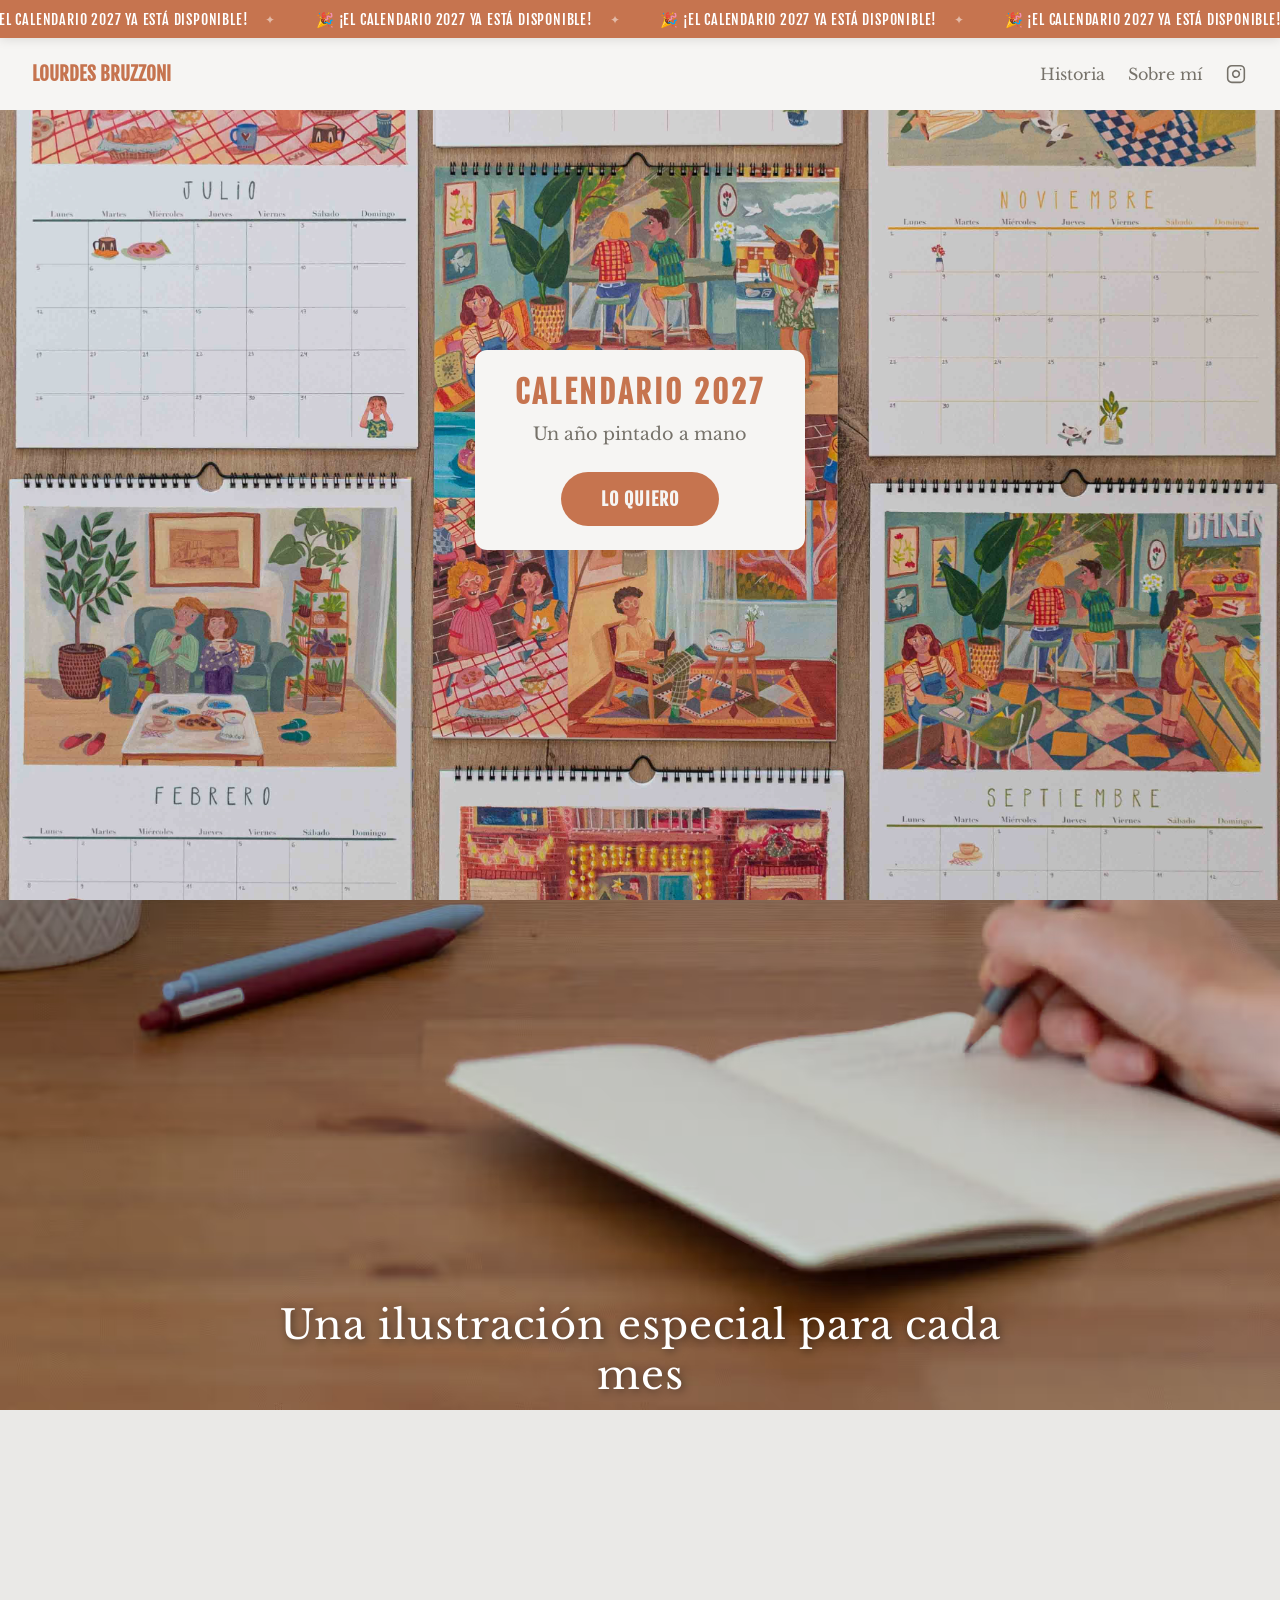
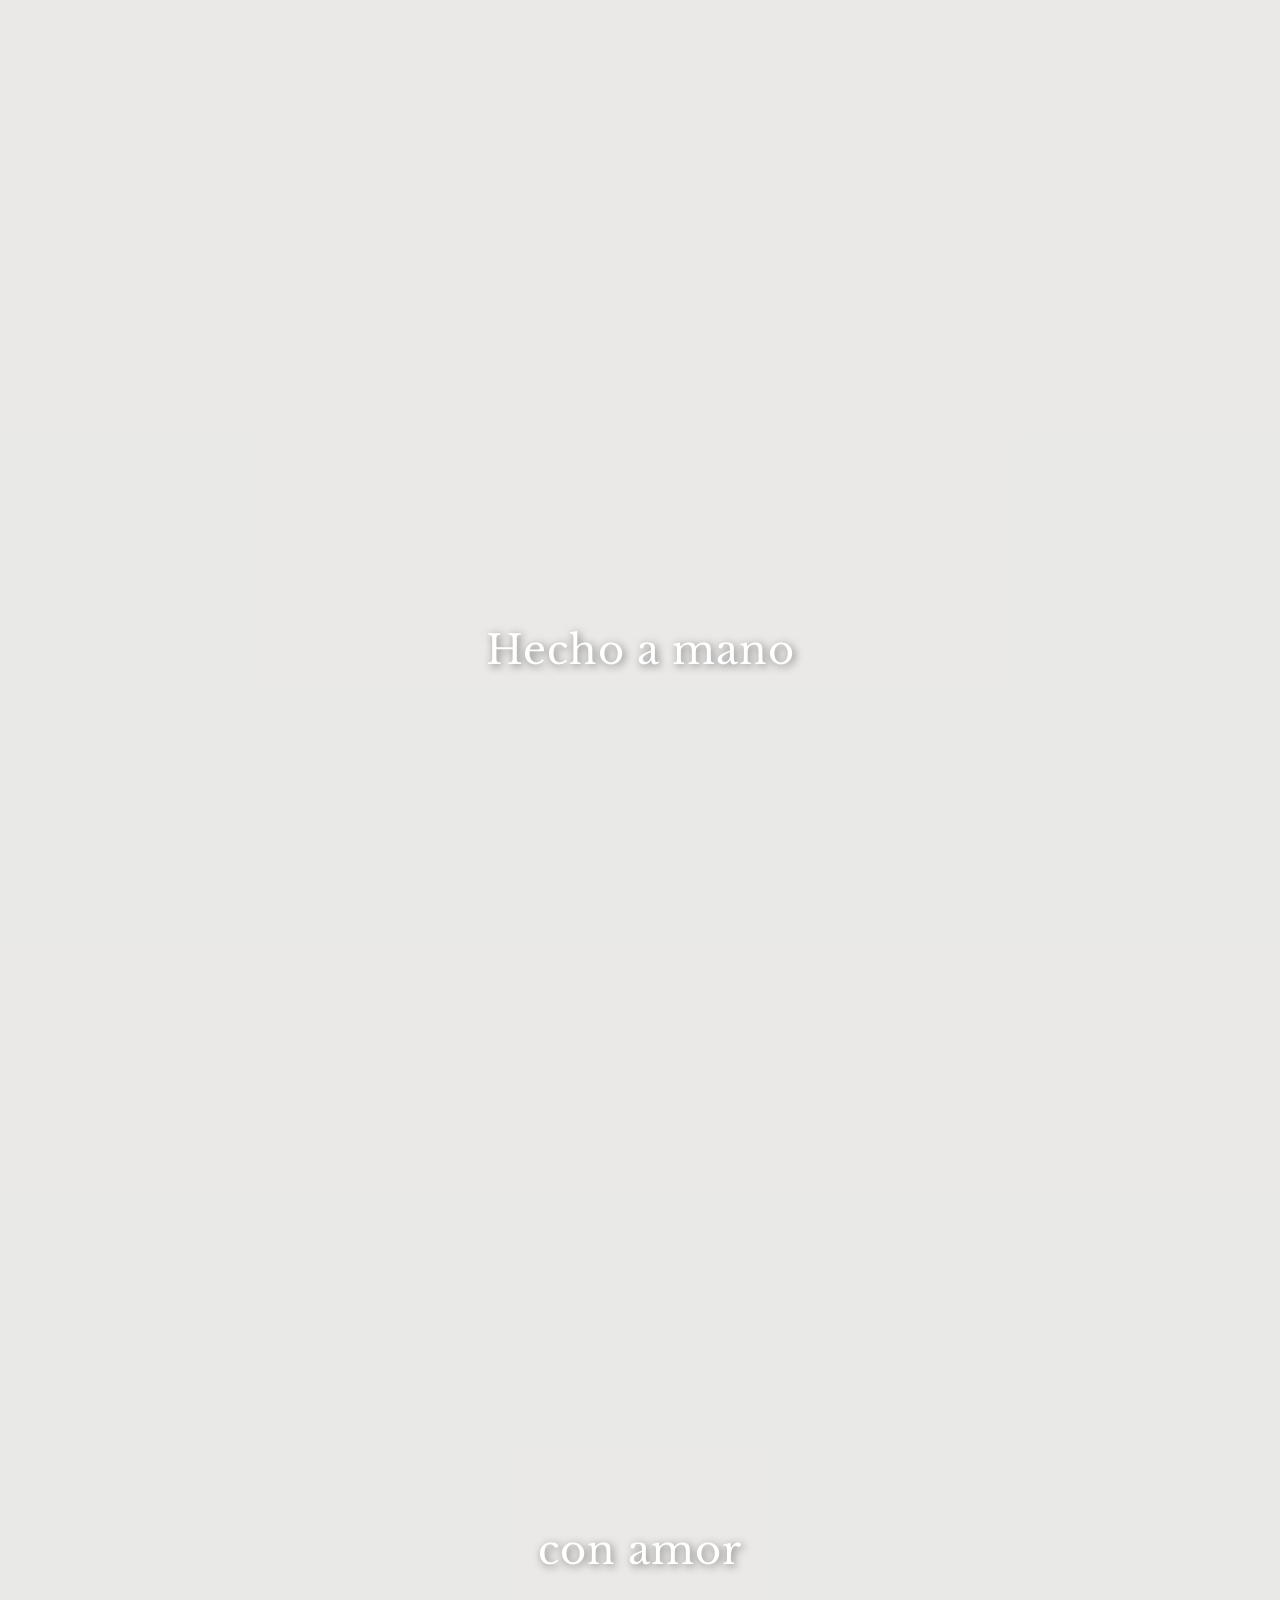
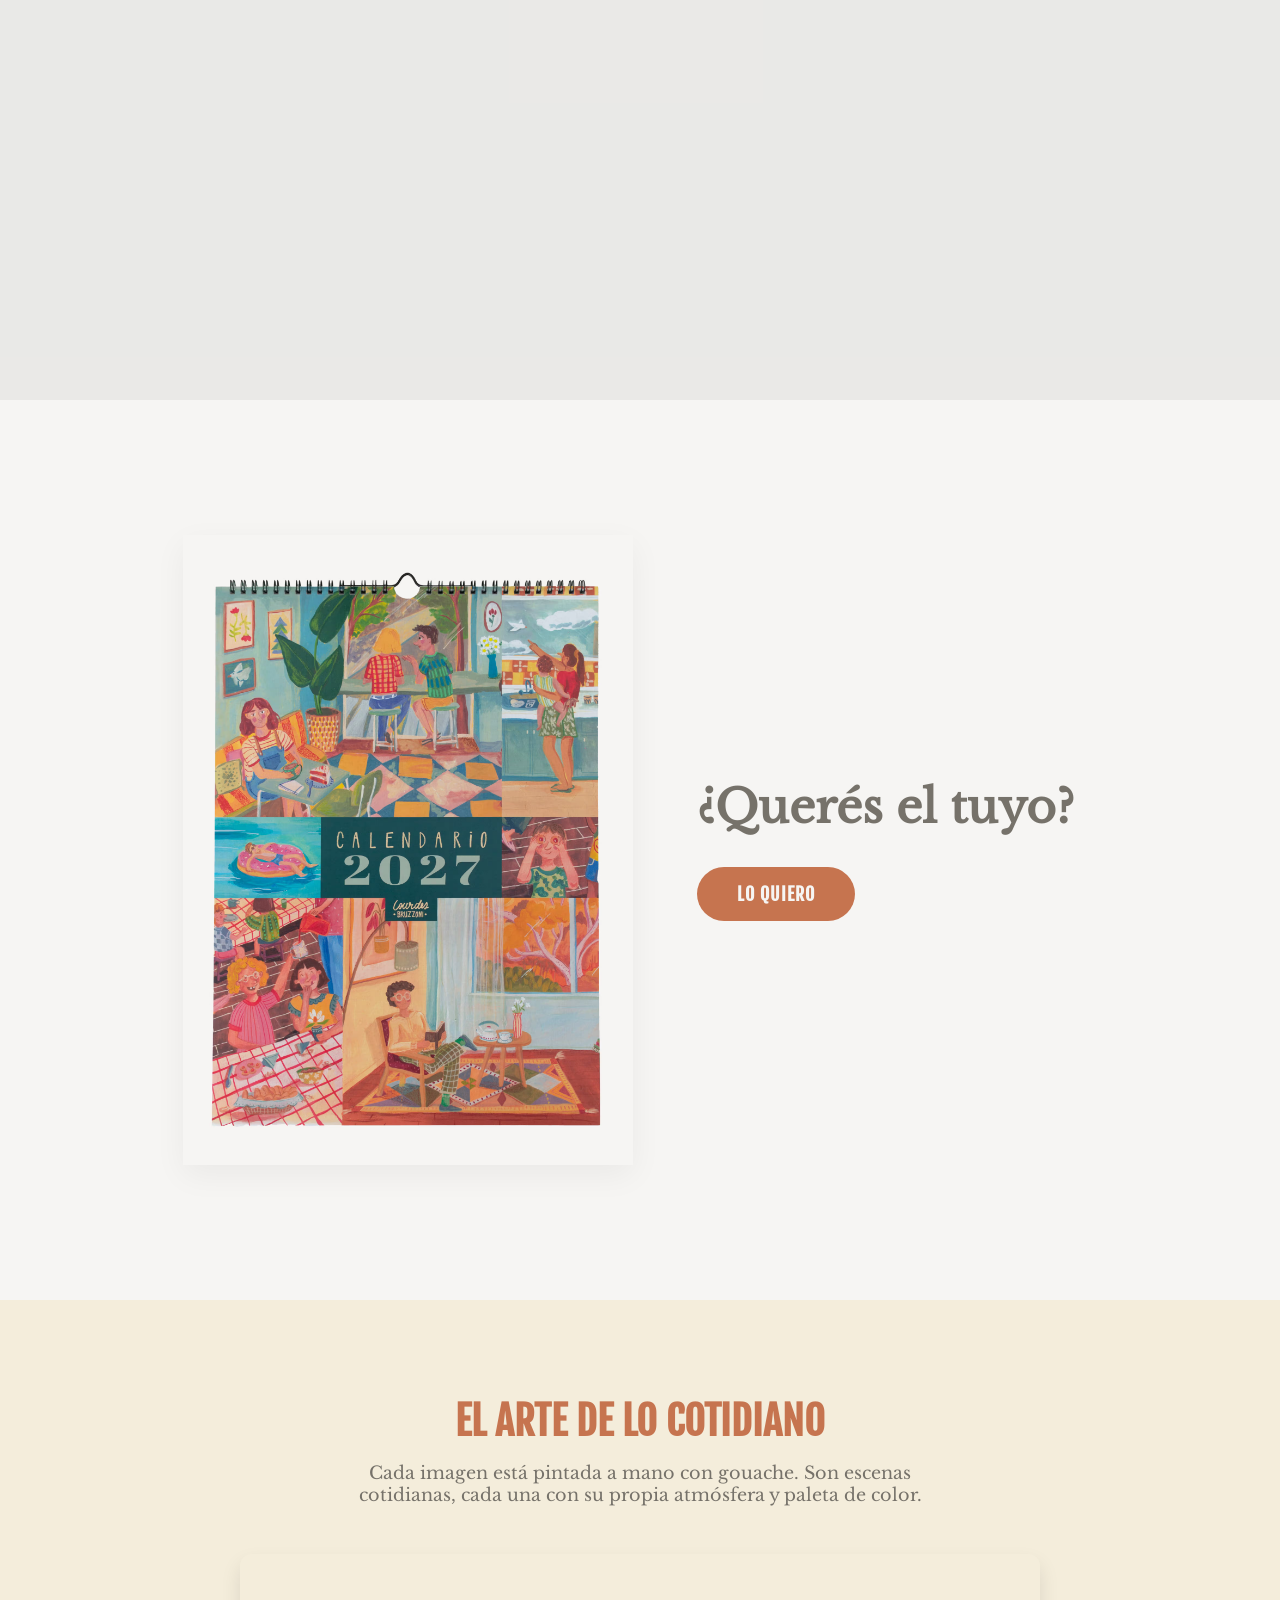
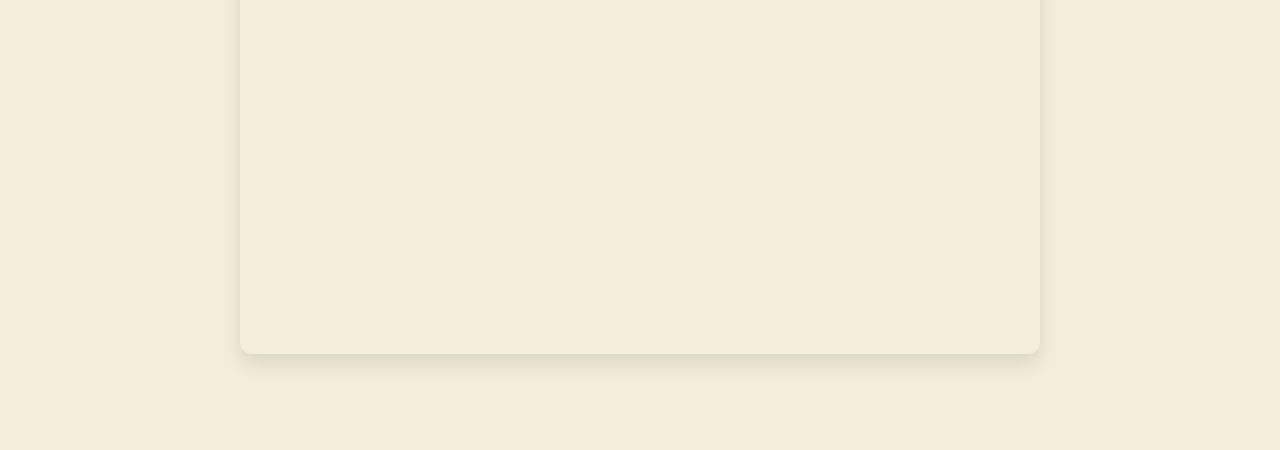
<file: index.html>
<!DOCTYPE html>
<html lang="es">
<head>
    <meta charset="UTF-8">
    <meta name="viewport" content="width=device-width, initial-scale=1.0">
    <title>Lourdes Bruzzoni | Calendarios Ilustrados 2027</title>
    <meta name="description" content="Calendario 2027 ilustrado a mano por Lourdes Bruzzoni. Papelería de diseño con envíos disponibles a España y Argentina.">
    <link rel="canonical" href="https://lourdesbruzzoni.com/">

    <!-- Open Graph -->
    <meta property="og:type" content="website">
    <meta property="og:locale" content="es_ES">
    <meta property="og:url" content="https://lourdesbruzzoni.com/">
    <meta property="og:title" content="Lourdes Bruzzoni | Calendarios Ilustrados 2027">
    <meta property="og:description" content="Calendario 2027 ilustrado a mano por Lourdes Bruzzoni. Papelería de diseño con envíos disponibles a España y Argentina.">
    <meta property="og:image" content="https://lourdesbruzzoni.com/public/images/og_portada.jpg">

    <!-- Twitter Card -->
    <meta name="twitter:card" content="summary_large_image">
    <meta name="twitter:title" content="Lourdes Bruzzoni | Calendarios Ilustrados 2027">
    <meta name="twitter:description" content="Calendario 2027 ilustrado a mano por Lourdes Bruzzoni. Papelería de diseño con envíos disponibles a España y Argentina.">
    <meta name="twitter:image" content="https://lourdesbruzzoni.com/public/images/og_portada.jpg">

    <link rel="preconnect" href="https://fonts.googleapis.com">
    <link rel="preconnect" href="https://fonts.gstatic.com" crossorigin>
    
    <link rel="stylesheet" href="stylesheets/style.css?v=1.3">
    <style>
        /* Top Announcement Bar / Marquee Loop Continuo */
        .countdown-topbar {
            position: fixed;
            top: 0;
            left: 0;
            width: 100%;
            height: 38px;
            background-color: var(--color-terracota, #c6744f);
            color: #ffffff;
            font-family: 'Fjalla One', sans-serif;
            font-size: 0.9rem;
            letter-spacing: 0.8px;
            display: flex;
            align-items: center;
            overflow: hidden;
            z-index: 1100;
            box-shadow: 0 2px 10px rgba(0,0,0,0.1);
            white-space: nowrap;
            user-select: none;
        }
        .topbar-marquee-track {
            display: inline-flex;
            white-space: nowrap;
            will-change: transform;
            animation: topbar-marquee 32s linear infinite;
        }
        @keyframes topbar-marquee {
            0% {
                transform: translate3d(0, 0, 0);
            }
            100% {
                transform: translate3d(-50%, 0, 0);
            }
        }
        .marquee-item {
            display: inline-flex;
            align-items: center;
            gap: 0.65rem;
            padding: 0 1.25rem;
        }
        .countdown-topbar .topbar-digits {
            background: rgba(0, 0, 0, 0.18);
            padding: 0.12rem 0.55rem;
            border-radius: 4px;
            letter-spacing: 1.2px;
            font-variant-numeric: tabular-nums;
            border: 1px solid rgba(255, 255, 255, 0.25);
            font-size: 0.85rem;
            display: inline-block;
        }
        .marquee-sep {
            opacity: 0.5;
            font-size: 0.75rem;
            margin-left: 0.4rem;
        }
        body.has-topbar .navbar {
            top: 38px;
            transition: top 0.2s ease;
        }
        @media (max-width: 768px) {
            .countdown-topbar {
                font-size: 0.82rem;
                height: 36px;
            }
            body.has-topbar .navbar {
                top: 36px;
            }
            .countdown-topbar .topbar-digits {
                padding: 0.1rem 0.45rem;
                font-size: 0.8rem;
            }
            .marquee-item {
                padding: 0 0.9rem;
                gap: 0.5rem;
            }
        }
    </style>
<link rel="icon" type="image/png" href="public/images/loguito/pava.png">
    <!-- Schema.org JSON-LD -->
    <script type="application/ld+json">
    {
      "@context": "https://schema.org",
      "@graph": [
        {
          "@type": "WebSite",
          "@id": "https://lourdesbruzzoni.com/#website",
          "url": "https://lourdesbruzzoni.com/",
          "name": "Lourdes Bruzzoni",
          "description": "Calendarios ilustrados y papelería de diseño por Lourdes Bruzzoni.",
          "inLanguage": "es"
        },
        {
          "@type": "Person",
          "@id": "https://lourdesbruzzoni.com/#author",
          "name": "Lourdes Bruzzoni",
          "url": "https://lourdesbruzzoni.com/sobre_mi.html",
          "image": "https://lourdesbruzzoni.com/public/images/sobre_mi.avif",
          "jobTitle": "Ilustradora y Diseñadora",
          "description": "Ilustradora argentina residente en Barcelona. Especializada en papelería artística y diseño textil.",
          "sameAs": [
            "https://www.instagram.com/loubruzzoni"
          ]
        },
        {
          "@type": "Product",
          "@id": "https://lourdesbruzzoni.com/#product",
          "name": "Calendario 2027",
          "image": "https://lourdesbruzzoni.com/public/images/og_portada.jpg",
          "description": "Calendario 2027 ilustrado a mano por Lourdes Bruzzoni. Papelería de diseño con envíos disponibles a España y Argentina.",
          "brand": {
            "@type": "Brand",
            "name": "Lourdes Bruzzoni"
          },
          "offers": {
            "@type": "Offer",
            "url": "https://lourdesbruzzoni.com/compra.html",
            "priceCurrency": "EUR",
            "price": "24.00",
            "priceValidUntil": "2027-12-31",
            "availability": "https://schema.org/InStock",
            "itemCondition": "https://schema.org/NewCondition"
          }
        }
      ]
    }
    </script>
</head>
<body class="has-topbar">
    <!-- Barra Superior de Cuenta Regresiva -->
    <aside class="countdown-topbar" id="topbarCountdown" aria-label="Aviso de lanzamiento">
        <div class="topbar-marquee-track" id="topbarTrack"></div>
    </aside>
    <!-- Navbar -->
    <header class="navbar" id="navbar">
        <a href="index.html" class="nav-brand">Lourdes Bruzzoni</a>
        <nav class="nav-links">

            <a href="origenes.html" class="nav-link">Historia</a>
            <a href="sobre_mi.html" class="nav-link">Sobre mí</a>
            <a href="https://www.instagram.com/loubruzzoni" target="_blank" rel="noopener noreferrer" class="nav-social" aria-label="Instagram @loubruzzoni" title="Instagram">
                <svg class="nav-social-icon" viewBox="0 0 24 24" fill="none" stroke="currentColor" stroke-width="1.9" stroke-linecap="round" stroke-linejoin="round">
                    <rect x="2" y="2" width="20" height="20" rx="5" ry="5"></rect>
                    <path d="M16 11.37A4 4 0 1 1 12.63 8 4 4 0 0 1 16 11.37z"></path>
                    <line x1="17.5" y1="6.5" x2="17.51" y2="6.5"></line>
                </svg>
            </a>
        </nav>
    </header>

    <!-- Floating Button (Hidden by default) -->
    <div class="floating-container floating-btn" id="floatingBtn">
        <div class="cta-dropdown dropdown-up">
            <a href="https://www.grafica21.com/productos/calendario-2027-lourdes-bruzzoni-1cnec/?entry_path=category" target="_blank" rel="noopener noreferrer">Estoy en Argentina</a>
            <a href="compra.html">Estoy en España</a>
        </div>
        <button class="cta-button" onclick="toggleDropdown(event, this)">Lo quiero</button>
    </div>

    <main class="main-content">
        <!-- Hero Section -->
        <section class="page-section hero-section" id="hero">
            <img src="public/images/portada.avif" alt="Calendarios 2027 ilustrados a mano por Lourdes Bruzzoni" class="background-img cover">
            <div class="hero-content">
                <h1>CALENDARIO 2027</h1>
                <p>Un año pintado a mano</p>
                <div class="cta-wrapper">
                    <button class="cta-button" onclick="toggleDropdown(event, this)">Lo quiero</button>
                    <div class="cta-dropdown">
                        <a href="https://www.grafica21.com/productos/calendario-2027-lourdes-bruzzoni-1cnec/?entry_path=category" target="_blank" rel="noopener noreferrer">Estoy en Argentina</a>
                        <a href="compra.html">Estoy en España</a>
                    </div>
                </div>
            </div>
        </section>

        <!-- Months Sections with Parallax -->
        <section class="parallax-section" style="background-image: url('public/images/escritorio.avif');">
            <div class="parallax-overlay"></div>
            <h2 class="parallax-text">Una ilustración especial para cada mes</h2>
        </section>
        
        <section class="parallax-section" style="background-image: url('public/images/process_1 copia.avif');">
            <div class="parallax-overlay"></div>
            <h2 class="parallax-text">Hecho a mano</h2>
        </section>
        
        <section class="parallax-section" style="background-image: url('public/images/escritorio_febrero.avif');">
            <div class="parallax-overlay"></div>
            <h2 class="parallax-text">con amor</h2>
        </section>     
        
        <!-- Closing Section -->
        <section class="page-section closing-section">
            <div class="closing-container">
                <img src="public/images/portada_sucia.avif" alt="Portada del Calendario 2027, ilustrado por Lourdes Bruzzoni" class="closing-img">
                <div class="closing-content-right">
                    <h2>¿Querés el tuyo?</h2>
                    <div class="cta-wrapper">
                        <button class="cta-button" onclick="toggleDropdown(event, this)">Lo quiero</button>
                        <div class="cta-dropdown">
                            <a href="https://www.grafica21.com/productos/calendario-2027-lourdes-bruzzoni-1cnec/?entry_path=category" target="_blank" rel="noopener noreferrer">Estoy en Argentina</a>
                            <a href="compra.html">Estoy en España</a>
                        </div>
                    </div>
                </div>
            </div>
        </section>
    </main>
   

        <!-- Process Section -->
        <section class="process-section">
            <h2>El Arte de lo Cotidiano</h2>
            <p class="process-desc">Cada imagen está pintada a mano con gouache. Son escenas cotidianas, cada una con su propia atmósfera y paleta de color. </p>

            <video src="public/videos/video.mp4" class="process-video" autoplay muted loop playsinline></video>
        </section>



    <script>

        function proximamente(event) {
            if(event) {
                event.preventDefault();
                event.stopPropagation();
            }
            alert("¡Próximamente! Entérate de las novedades de lanzamiento en mi página de Instagram");
            window.location.href = "https://www.instagram.com/loubruzzoni";
        }

        // Cuenta regresiva: 11 de noviembre, 12:00 hs GMT+1
        const LAUNCH_DATE_OBJ = new Date('2026-11-11T12:00:00+01:00');
        const LAUNCH_TIMESTAMP = LAUNCH_DATE_OBJ.getTime();

        const launchDay = String(LAUNCH_DATE_OBJ.getDate()).padStart(2, '0');
        const launchMonth = String(LAUNCH_DATE_OBJ.getMonth() + 1).padStart(2, '0');
        const launchHour = LAUNCH_DATE_OBJ.getHours();
        const launchMinutes = LAUNCH_DATE_OBJ.getMinutes();
        const launchHourStr = `${launchHour}:${String(launchMinutes).padStart(2, '0')} hs`;
        const launchMessageText = `✨ LANZAMIENTO OFICIAL: ${launchDay}/${launchMonth} ${launchHourStr} —`;

        const marqueeTrack = document.getElementById('topbarTrack');
        let isLaunched = false;

        function buildMarqueeContent(digitsText) {
            if (!marqueeTrack) return;
            const singleItem = isLaunched
                ? `<span class="marquee-item"><span>🎉 ¡EL CALENDARIO 2027 YA ESTÁ DISPONIBLE!</span><span class="marquee-sep">✦</span></span>`
                : `<span class="marquee-item"><span>${launchMessageText}</span><span class="topbar-digits">${digitsText}</span><span class="marquee-sep">✦</span></span>`;
            
            const half = singleItem.repeat(6);
            marqueeTrack.innerHTML = half + half;
        }

        function syncNavbarWithTopbar() {
            const topbar = document.getElementById('topbarCountdown');
            const navbar = document.getElementById('navbar');
            if (topbar && navbar) {
                navbar.style.top = `${topbar.offsetHeight}px`;
            }
        }

        function updateCountdown() {
            const now = Date.now();
            const diff = LAUNCH_TIMESTAMP - now;

            if (diff <= 0) {
                if (!isLaunched) {
                    isLaunched = true;
                    buildMarqueeContent('');
                    syncNavbarWithTopbar();
                }
                return;
            }

            const days = Math.floor(diff / (1000 * 60 * 60 * 24));
            const hours = Math.floor((diff % (1000 * 60 * 60 * 24)) / (1000 * 60 * 60));
            const minutes = Math.floor((diff % (1000 * 60 * 60)) / (1000 * 60));
            const seconds = Math.floor((diff % (1000 * 60)) / 1000);

            const sDays = String(days).padStart(2, '0');
            const sHours = String(hours).padStart(2, '0');
            const sMinutes = String(minutes).padStart(2, '0');
            const sSeconds = String(seconds).padStart(2, '0');
            const digitsStr = `${sDays}d ${sHours}h ${sMinutes}m ${sSeconds}s`;

            if (!marqueeTrack) return;
            const digitElements = marqueeTrack.querySelectorAll('.topbar-digits');
            if (digitElements.length === 0) {
                buildMarqueeContent(digitsStr);
                syncNavbarWithTopbar();
            } else {
                digitElements.forEach(el => {
                    el.textContent = digitsStr;
                });
            }
        }

        updateCountdown();
        setInterval(updateCountdown, 1000);
        window.addEventListener('resize', syncNavbarWithTopbar);
        window.addEventListener('load', syncNavbarWithTopbar);
        setTimeout(syncNavbarWithTopbar, 50);

        // Navbar scroll effect
        const navbar = document.getElementById('navbar');
        window.addEventListener('scroll', () => {
            if (window.scrollY > 50) {
                navbar.classList.add('scrolled');
            } else {
                navbar.classList.remove('scrolled');
            }
        });

        // Floating button logic
        const floatingBtn = document.getElementById('floatingBtn');
        const heroSection = document.getElementById('hero');

        window.addEventListener('scroll', () => {
            if (window.scrollY > heroSection.offsetHeight * 0.8) {
                floatingBtn.classList.add('visible');
            } else {
                floatingBtn.classList.remove('visible');
                const drop = floatingBtn.querySelector('.cta-dropdown');
                if (drop) drop.classList.remove('show');
            }
        });

        // Dropdown toggle logic
        function toggleDropdown(event, button) {
            event.stopPropagation();
            const wrapper = button.closest('.cta-wrapper, .floating-container');
            const dropdown = wrapper ? wrapper.querySelector('.cta-dropdown') : null;

            document.querySelectorAll('.cta-dropdown.show').forEach(d => {
                if (d !== dropdown) {
                    d.classList.remove('show');
                }
            });

            if (dropdown) {
                dropdown.classList.toggle('show');
            }
        }

        // Close dropdowns when clicking outside
        window.addEventListener('click', (event) => {
            if (!event.target.closest('.cta-wrapper') && !event.target.closest('.floating-container')) {
                document.querySelectorAll('.cta-dropdown.show').forEach(dropdown => {
                    dropdown.classList.remove('show');
                });
            }
        });
    </script>
</body>
</html>
</file>
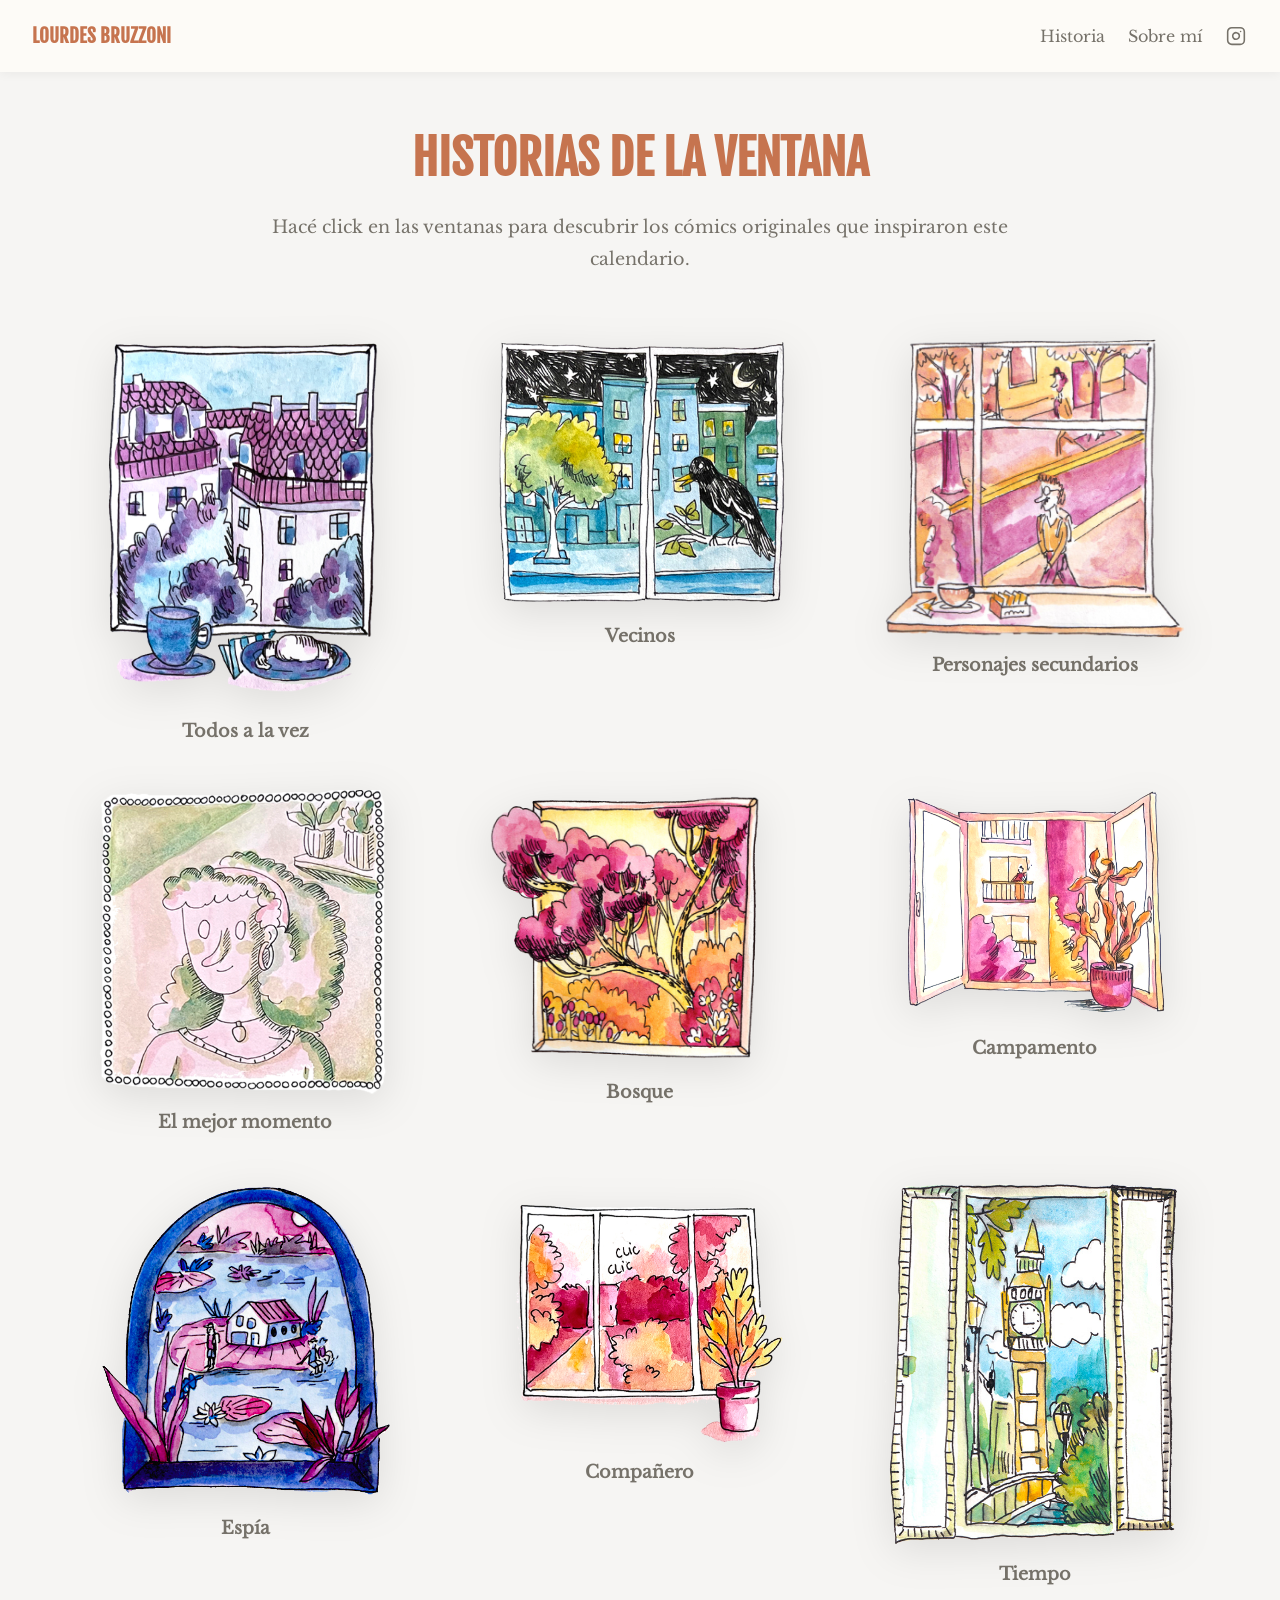
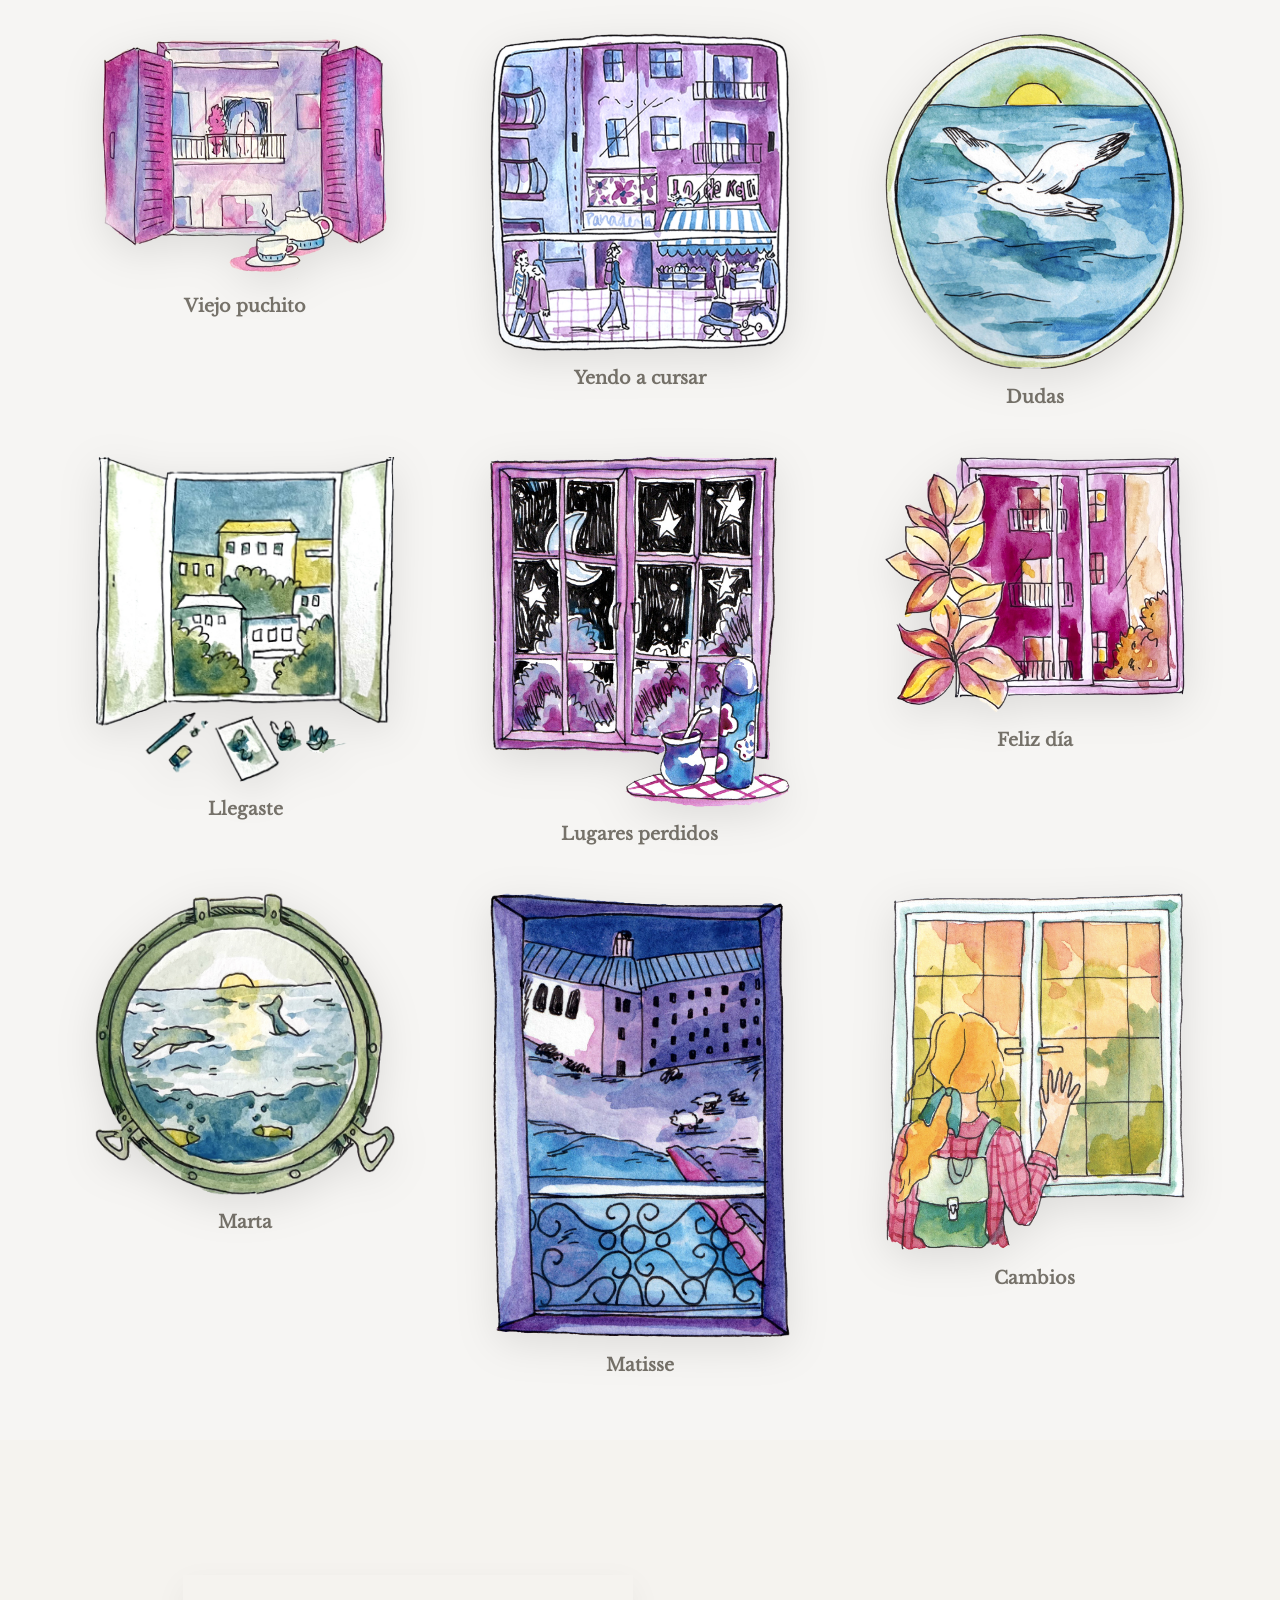
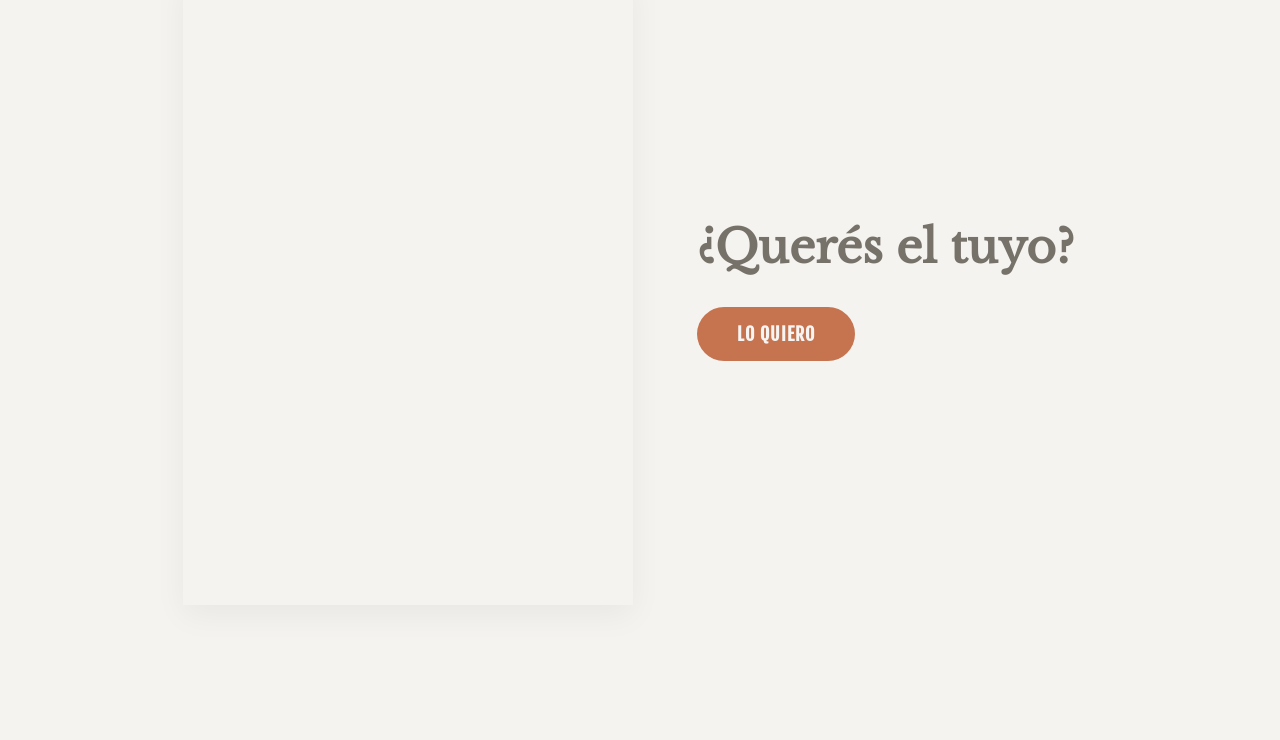
<file: origenes.html>
<!DOCTYPE html>
<html lang="es">
<head>
    <meta charset="UTF-8">
    <meta name="viewport" content="width=device-width, initial-scale=1.0">
    <title>Historias de la Ventana | Viñetas e Inspiración - Lourdes Bruzzoni</title>
    <meta name="description" content="Descubre 'Historias de la ventana', la serie de viñetas ilustradas a mano que dieron origen al Calendario 2027 de Lourdes Bruzzoni.">
    <link rel="canonical" href="https://lourdesbruzzoni.com/origenes.html">

    <!-- Open Graph -->
    <meta property="og:type" content="article">
    <meta property="og:locale" content="es_ES">
    <meta property="og:url" content="https://lourdesbruzzoni.com/origenes.html">
    <meta property="og:title" content="Historias de la Ventana | Viñetas e Inspiración - Lourdes Bruzzoni">
    <meta property="og:description" content="Descubre 'Historias de la ventana', la serie de viñetas ilustradas a mano que dieron origen al Calendario 2027 de Lourdes Bruzzoni.">
    <meta property="og:image" content="https://lourdesbruzzoni.com/public/images/og_portada.jpg">

    <!-- Twitter Card -->
    <meta name="twitter:card" content="summary_large_image">
    <meta name="twitter:title" content="Historias de la Ventana | Viñetas e Inspiración - Lourdes Bruzzoni">
    <meta name="twitter:description" content="Descubre 'Historias de la ventana', la serie de viñetas ilustradas a mano que dieron origen al Calendario 2027 de Lourdes Bruzzoni.">
    <meta name="twitter:image" content="https://lourdesbruzzoni.com/public/images/og_portada.jpg">

    <link rel="preconnect" href="https://fonts.googleapis.com">
    <link rel="preconnect" href="https://fonts.gstatic.com" crossorigin>
    
    <link rel="stylesheet" href="stylesheets/style.css">
<link rel="icon" type="image/png" href="public/images/loguito/pava.png">
    <!-- Schema.org JSON-LD -->
    <script type="application/ld+json">
    {
      "@context": "https://schema.org",
      "@type": "CollectionPage",
      "@id": "https://lourdesbruzzoni.com/origenes.html#webpage",
      "url": "https://lourdesbruzzoni.com/origenes.html",
      "name": "Historias de la Ventana | Viñetas e Inspiración - Lourdes Bruzzoni",
      "description": "Descubre 'Historias de la ventana', la serie de viñetas ilustradas a mano que dieron origen al Calendario 2027 de Lourdes Bruzzoni.",
      "author": {
        "@type": "Person",
        "@id": "https://lourdesbruzzoni.com/#author",
        "name": "Lourdes Bruzzoni",
        "url": "https://lourdesbruzzoni.com/sobre_mi.html"
      }
    }
    </script>
</head>
<body>
    <!-- Navbar -->
    <header class="navbar scrolled" id="navbar" style="background-color: rgba(253, 251, 247, 0.95); box-shadow: 0 2px 10px rgba(0,0,0,0.05);">
        <a href="index.html" class="nav-brand">Lourdes Bruzzoni</a>
        <nav class="nav-links">

            <a href="origenes.html" class="nav-link">Historia</a>
            <a href="sobre_mi.html" class="nav-link">Sobre mí</a>
            <a href="https://www.instagram.com/loubruzzoni" target="_blank" rel="noopener noreferrer" class="nav-social" aria-label="Instagram @loubruzzoni" title="Instagram">
                <svg class="nav-social-icon" viewBox="0 0 24 24" fill="none" stroke="currentColor" stroke-width="1.9" stroke-linecap="round" stroke-linejoin="round">
                    <rect x="2" y="2" width="20" height="20" rx="5" ry="5"></rect>
                    <path d="M16 11.37A4 4 0 1 1 12.63 8 4 4 0 0 1 16 11.37z"></path>
                    <line x1="17.5" y1="6.5" x2="17.51" y2="6.5"></line>
                </svg>
            </a>
        </nav>
    </header>

    <main class="main-content">
        <section class="origenes-section">
            <div class="origenes-header">
                <h1>Historias de la ventana</h1>
                <p>Hacé click en las ventanas para descubrir los cómics originales que inspiraron este calendario.</p>
            </div>

            <div class="comic-grid" id="comicGrid">
                <!-- Windows will be injected here via JS -->
            </div>
        </section>

        <!-- Closing Section -->
        <section class="page-section closing-section" style="background-color: #f5f3ef;">
            <div class="closing-container">
                <img src="public/images/portada_sucia.avif" alt="Portada del Calendario 2027, ilustrado por Lourdes Bruzzoni" class="closing-img" loading="lazy" decoding="async">
                <div class="closing-content-right">
                    <h2>¿Querés el tuyo?</h2>
                    <div class="cta-wrapper">
                        <button class="cta-button" onclick="toggleDropdown(event, this)">Lo quiero</button>
                        <div class="cta-dropdown">
                            <a href="https://www.grafica21.com/productos/calendario-2027-lourdes-bruzzoni-1cnec/?entry_path=category" target="_blank" rel="noopener noreferrer">Estoy en Argentina</a>
                            <a href="compra.html">Estoy en España</a>
                        </div>
                    </div>
                </div>
            </div>
        </section>
    </main>

    <!-- Modal Carousel -->
    <div class="comic-modal" id="comicModal">
        <button class="modal-close" onclick="closeModal()">&times;</button>
        <div class="modal-content">
            <button class="carousel-nav" id="prevBtn" onclick="navigateCarousel(-1)">&#10094;</button>
            <div class="carousel-image-container" id="carouselContainer">
                <!-- Images injected via JS -->
            </div>
            <button class="carousel-nav" id="nextBtn" onclick="navigateCarousel(1)">&#10095;</button>
        </div>
        <div class="modal-title" id="modalTitle">Título</div>
    </div>

    <script>

        function proximamente(event) {
            if(event) {
                event.preventDefault();
                event.stopPropagation();
            }
            alert("¡Próximamente! Entérate de las novedades de lanzamiento en mi página de Instagram");
            window.location.href = "https://www.instagram.com/loubruzzoni";
        }

        // Dropdown toggle logic
        function toggleDropdown(event, button) {
            event.stopPropagation();
            const wrapper = button.closest('.cta-wrapper');
            const dropdown = wrapper ? wrapper.querySelector('.cta-dropdown') : null;

            document.querySelectorAll('.cta-dropdown.show').forEach(d => {
                if (d !== dropdown) {
                    d.classList.remove('show');
                }
            });

            if (dropdown) {
                dropdown.classList.toggle('show');
            }
        }

        // Close dropdowns when clicking outside
        window.addEventListener('click', (event) => {
            if (!event.target.closest('.cta-wrapper')) {
                document.querySelectorAll('.cta-dropdown.show').forEach(dropdown => {
                    dropdown.classList.remove('show');
                });
            }
        });

        // Comic Data
        const comicsData = [
  {
    "title": "Todos a la vez",
    "folder": "lugares",
    "window": "public/images/Historias desde la ventana/lugares/ventana_lugares.png",
    "panels": [
      "public/images/Historias desde la ventana/lugares/1.avif",
      "public/images/Historias desde la ventana/lugares/2.avif",
      "public/images/Historias desde la ventana/lugares/3.avif",
      "public/images/Historias desde la ventana/lugares/4.avif",
      "public/images/Historias desde la ventana/lugares/5.avif"
    ]
  },
  {
    "title": "Vecinos",
    "folder": "momentos",
    "window": "public/images/Historias desde la ventana/momentos/ventana_momentos.png",
    "panels": [
      "public/images/Historias desde la ventana/momentos/1.avif",
      "public/images/Historias desde la ventana/momentos/2.avif",
      "public/images/Historias desde la ventana/momentos/3.avif",
      "public/images/Historias desde la ventana/momentos/4.avif",
      "public/images/Historias desde la ventana/momentos/5.avif"
    ]
  },
  {
    "title": "Personajes secundarios",
    "folder": "Personajes secundarios",
    "window": "public/images/Historias desde la ventana/Personajes secundarios/ventana_secundarios.png",
    "panels": [
      "public/images/Historias desde la ventana/Personajes secundarios/1.avif",
      "public/images/Historias desde la ventana/Personajes secundarios/2.avif",
      "public/images/Historias desde la ventana/Personajes secundarios/3.avif",
      "public/images/Historias desde la ventana/Personajes secundarios/4.avif",
      "public/images/Historias desde la ventana/Personajes secundarios/5.avif"
    ]
  },
  {
    "title": "El mejor momento",
    "folder": "best time of the year",
    "window": "public/images/Historias desde la ventana/best time of the year/ventana_navidad.png",
    "panels": [
      "public/images/Historias desde la ventana/best time of the year/1.avif",
      "public/images/Historias desde la ventana/best time of the year/2.avif",
      "public/images/Historias desde la ventana/best time of the year/3.avif",
      "public/images/Historias desde la ventana/best time of the year/4.avif",
      "public/images/Historias desde la ventana/best time of the year/5.avif"
    ]
  },
  {
    "title": "Bosque",
    "folder": "Bosque",
    "window": "public/images/Historias desde la ventana/Bosque/ventana_bosque.png",
    "panels": [
      "public/images/Historias desde la ventana/Bosque/1.avif",
      "public/images/Historias desde la ventana/Bosque/2.avif",
      "public/images/Historias desde la ventana/Bosque/3.avif",
      "public/images/Historias desde la ventana/Bosque/4.avif",
      "public/images/Historias desde la ventana/Bosque/5.avif"
    ]
  },
  {
    "title": "Campamento",
    "folder": "campamento",
    "window": "public/images/Historias desde la ventana/campamento/ventana_campamento.png",
    "panels": [
      "public/images/Historias desde la ventana/campamento/1.avif",
      "public/images/Historias desde la ventana/campamento/2.avif",
      "public/images/Historias desde la ventana/campamento/3.avif",
      "public/images/Historias desde la ventana/campamento/4.avif",
      "public/images/Historias desde la ventana/campamento/5.avif"
    ]
  },
  {
    "title": "Espía",
    "folder": "Every breath you take",
    "window": "public/images/Historias desde la ventana/Every breath you take/ventana_breath.png",
    "panels": [
      "public/images/Historias desde la ventana/Every breath you take/1.avif",
      "public/images/Historias desde la ventana/Every breath you take/2.avif",
      "public/images/Historias desde la ventana/Every breath you take/3.avif",
      "public/images/Historias desde la ventana/Every breath you take/4.avif",
      "public/images/Historias desde la ventana/Every breath you take/5.avif"
    ]
  },
  {
    "title": "Compañero",
    "folder": "perri",
    "window": "public/images/Historias desde la ventana/perri/ventana_perri.png",
    "panels": [
      "public/images/Historias desde la ventana/perri/1.avif",
      "public/images/Historias desde la ventana/perri/2.avif",
      "public/images/Historias desde la ventana/perri/3.avif",
      "public/images/Historias desde la ventana/perri/4.avif",
      "public/images/Historias desde la ventana/perri/5.avif"
    ]
  },
  {
    "title": "Tiempo",
    "folder": "Tiempo",
    "window": "public/images/Historias desde la ventana/Tiempo/ventana_time.png",
    "panels": [
      "public/images/Historias desde la ventana/Tiempo/1.avif",
      "public/images/Historias desde la ventana/Tiempo/2.avif",
      "public/images/Historias desde la ventana/Tiempo/3.avif",
      "public/images/Historias desde la ventana/Tiempo/4.avif",
      "public/images/Historias desde la ventana/Tiempo/5.avif"
    ]
  },
  {
    "title": "Viejo puchito",
    "folder": "viejo puchito",
    "window": "public/images/Historias desde la ventana/viejo puchito/ventana_puchito.png",
    "panels": [
      "public/images/Historias desde la ventana/viejo puchito/1.avif",
      "public/images/Historias desde la ventana/viejo puchito/2.avif",
      "public/images/Historias desde la ventana/viejo puchito/3.avif",
      "public/images/Historias desde la ventana/viejo puchito/4.avif",
      "public/images/Historias desde la ventana/viejo puchito/5.avif",
      "public/images/Historias desde la ventana/viejo puchito/6.avif",
      "public/images/Historias desde la ventana/viejo puchito/7.avif",
      "public/images/Historias desde la ventana/viejo puchito/8.avif",
      "public/images/Historias desde la ventana/viejo puchito/9.avif"
    ]
  },
  {
    "title": "Yendo a cursar",
    "folder": "bondi",
    "window": "public/images/Historias desde la ventana/bondi/ventana_bondi.png",
    "panels": [
      "public/images/Historias desde la ventana/bondi/1.avif",
      "public/images/Historias desde la ventana/bondi/2.avif",
      "public/images/Historias desde la ventana/bondi/3.avif",
      "public/images/Historias desde la ventana/bondi/4.avif",
      "public/images/Historias desde la ventana/bondi/5.avif",
      "public/images/Historias desde la ventana/bondi/6.avif",
      "public/images/Historias desde la ventana/bondi/7.avif",
      "public/images/Historias desde la ventana/bondi/8.avif",
      "public/images/Historias desde la ventana/bondi/9.avif",
      "public/images/Historias desde la ventana/bondi/10.avif"
    ]
  },
  {
    "title": "Dudas",
    "folder": "Dudas",
    "window": "public/images/Historias desde la ventana/Dudas/ventana_dudas.png",
    "panels": [
      "public/images/Historias desde la ventana/Dudas/1.avif",
      "public/images/Historias desde la ventana/Dudas/2.avif",
      "public/images/Historias desde la ventana/Dudas/3.avif",
      "public/images/Historias desde la ventana/Dudas/4.avif",
      "public/images/Historias desde la ventana/Dudas/5.avif"
    ]
  },
  {
    "title": "Llegaste",
    "folder": "llegaste",
    "window": "public/images/Historias desde la ventana/llegaste/ventana_llegaste.png",
    "panels": [
      "public/images/Historias desde la ventana/llegaste/1.avif",
      "public/images/Historias desde la ventana/llegaste/2.avif",
      "public/images/Historias desde la ventana/llegaste/3.avif",
      "public/images/Historias desde la ventana/llegaste/4.avif",
      "public/images/Historias desde la ventana/llegaste/5.avif"
    ]
  },
  {
    "title": "Lugares perdidos",
    "folder": "Lugares perdidos",
    "window": "public/images/Historias desde la ventana/Lugares perdidos/ventana_lugares_perdidos.png",
    "panels": [
      "public/images/Historias desde la ventana/Lugares perdidos/1.avif",
      "public/images/Historias desde la ventana/Lugares perdidos/2.avif",
      "public/images/Historias desde la ventana/Lugares perdidos/3.avif",
      "public/images/Historias desde la ventana/Lugares perdidos/4.avif",
      "public/images/Historias desde la ventana/Lugares perdidos/5.avif"
    ]
  },
  {
    "title": "Feliz día",
    "folder": "mama",
    "window": "public/images/Historias desde la ventana/mama/ventana_mama.png",
    "panels": [
      "public/images/Historias desde la ventana/mama/1.avif",
      "public/images/Historias desde la ventana/mama/2.avif",
      "public/images/Historias desde la ventana/mama/3.avif",
      "public/images/Historias desde la ventana/mama/4.avif",
      "public/images/Historias desde la ventana/mama/5.avif"
    ]
  },
  {
    "title": "Marta",
    "folder": "marta",
    "window": "public/images/Historias desde la ventana/marta/ventana_barco.png",
    "panels": [
      "public/images/Historias desde la ventana/marta/1.avif",
      "public/images/Historias desde la ventana/marta/2.avif",
      "public/images/Historias desde la ventana/marta/3.avif",
      "public/images/Historias desde la ventana/marta/4.avif",
      "public/images/Historias desde la ventana/marta/5.avif",
      "public/images/Historias desde la ventana/marta/6.avif",
      "public/images/Historias desde la ventana/marta/7.avif",
      "public/images/Historias desde la ventana/marta/8.avif"
    ]
  },
  {
    "title": "Matisse",
    "folder": "Matisse",
    "window": "public/images/Historias desde la ventana/Matisse/ventana_matisse.png?v=2",
    "panels": [
      "public/images/Historias desde la ventana/Matisse/1.avif",
      "public/images/Historias desde la ventana/Matisse/2.avif",
      "public/images/Historias desde la ventana/Matisse/3.avif",
      "public/images/Historias desde la ventana/Matisse/4.avif",
      "public/images/Historias desde la ventana/Matisse/5.avif"
    ]
  },
  {
    "title": "Cambios",
    "folder": "Cambios",
    "window": "public/images/Historias desde la ventana/Cambios/ventana_cambios.png",
    "panels": [
      "public/images/Historias desde la ventana/Cambios/1.avif",
      "public/images/Historias desde la ventana/Cambios/2.avif",
      "public/images/Historias desde la ventana/Cambios/3.avif",
      "public/images/Historias desde la ventana/Cambios/4.avif",
      "public/images/Historias desde la ventana/Cambios/5.avif"
    ]
  }
];

        // Render Grid
        const gridContainer = document.getElementById('comicGrid');
        
        comicsData.forEach((comic, index) => {
            const container = document.createElement('div');
            container.className = 'comic-window-container';
            container.onclick = () => openModal(index);

            const img = document.createElement('img');
            img.src = comic.window;
            img.className = 'comic-window';
            img.alt = `Ventana ilustrada: ${comic.title || comic.folder} - Serie Historias de la ventana por Lourdes Bruzzoni`;
            img.loading = index < 3 ? 'eager' : 'lazy';
            img.decoding = 'async';

            const title = document.createElement('div');
            title.className = 'comic-title';
            // Capitalize first letter
            title.innerText = comic.title || (comic.folder.charAt(0).toUpperCase() + comic.folder.slice(1));

            container.appendChild(img);
            container.appendChild(title);
            gridContainer.appendChild(container);
        });

        // Modal Logic
        const modal = document.getElementById('comicModal');
        const carouselContainer = document.getElementById('carouselContainer');
        const modalTitle = document.getElementById('modalTitle');
        const prevBtn = document.getElementById('prevBtn');
        const nextBtn = document.getElementById('nextBtn');

        let currentComicIndex = 0;
        let currentPanelIndex = 0;

        function openModal(comicIndex) {
            currentComicIndex = comicIndex;
            currentPanelIndex = 0;
            const comic = comicsData[currentComicIndex];
            
            modalTitle.innerText = comic.title || (comic.folder.charAt(0).toUpperCase() + comic.folder.slice(1));
            
            // Generate image tags
            carouselContainer.innerHTML = '';
            
            // Ya no invertimos el orden porque renombraste los archivos a 1.jpg, 2.jpg...
            const panels = comic.panels;

            panels.forEach((panelSrc, idx) => {
                const img = document.createElement('img');
                img.src = panelSrc;
                img.alt = `Viñeta ${idx + 1} del cómic ${comic.title || comic.folder} por Lourdes Bruzzoni`;
                img.className = 'carousel-image';
                if (idx === 0) img.classList.add('active');
                carouselContainer.appendChild(img);
            });

            updateButtons();
            modal.classList.add('active');
            document.body.style.overflow = 'hidden'; // prevent scrolling behind
        }

        function closeModal() {
            modal.classList.remove('active');
            document.body.style.overflow = '';
        }

        function navigateCarousel(direction) {
            const panels = carouselContainer.querySelectorAll('.carousel-image');
            panels[currentPanelIndex].classList.remove('active');
            
            currentPanelIndex += direction;
            
            panels[currentPanelIndex].classList.add('active');
            updateButtons();
        }

        function updateButtons() {
            const panels = comicsData[currentComicIndex].panels;
            prevBtn.disabled = currentPanelIndex === 0;
            nextBtn.disabled = currentPanelIndex === panels.length - 1;
        }

        // Escape key to close
        document.addEventListener('keydown', (e) => {
            if (e.key === 'Escape' && modal.classList.contains('active')) {
                closeModal();
            }
            if (e.key === 'ArrowRight' && modal.classList.contains('active') && !nextBtn.disabled) {
                navigateCarousel(1);
            }
            if (e.key === 'ArrowLeft' && modal.classList.contains('active') && !prevBtn.disabled) {
                navigateCarousel(-1);
            }
        });
    </script>
</body>
</html>
</file>
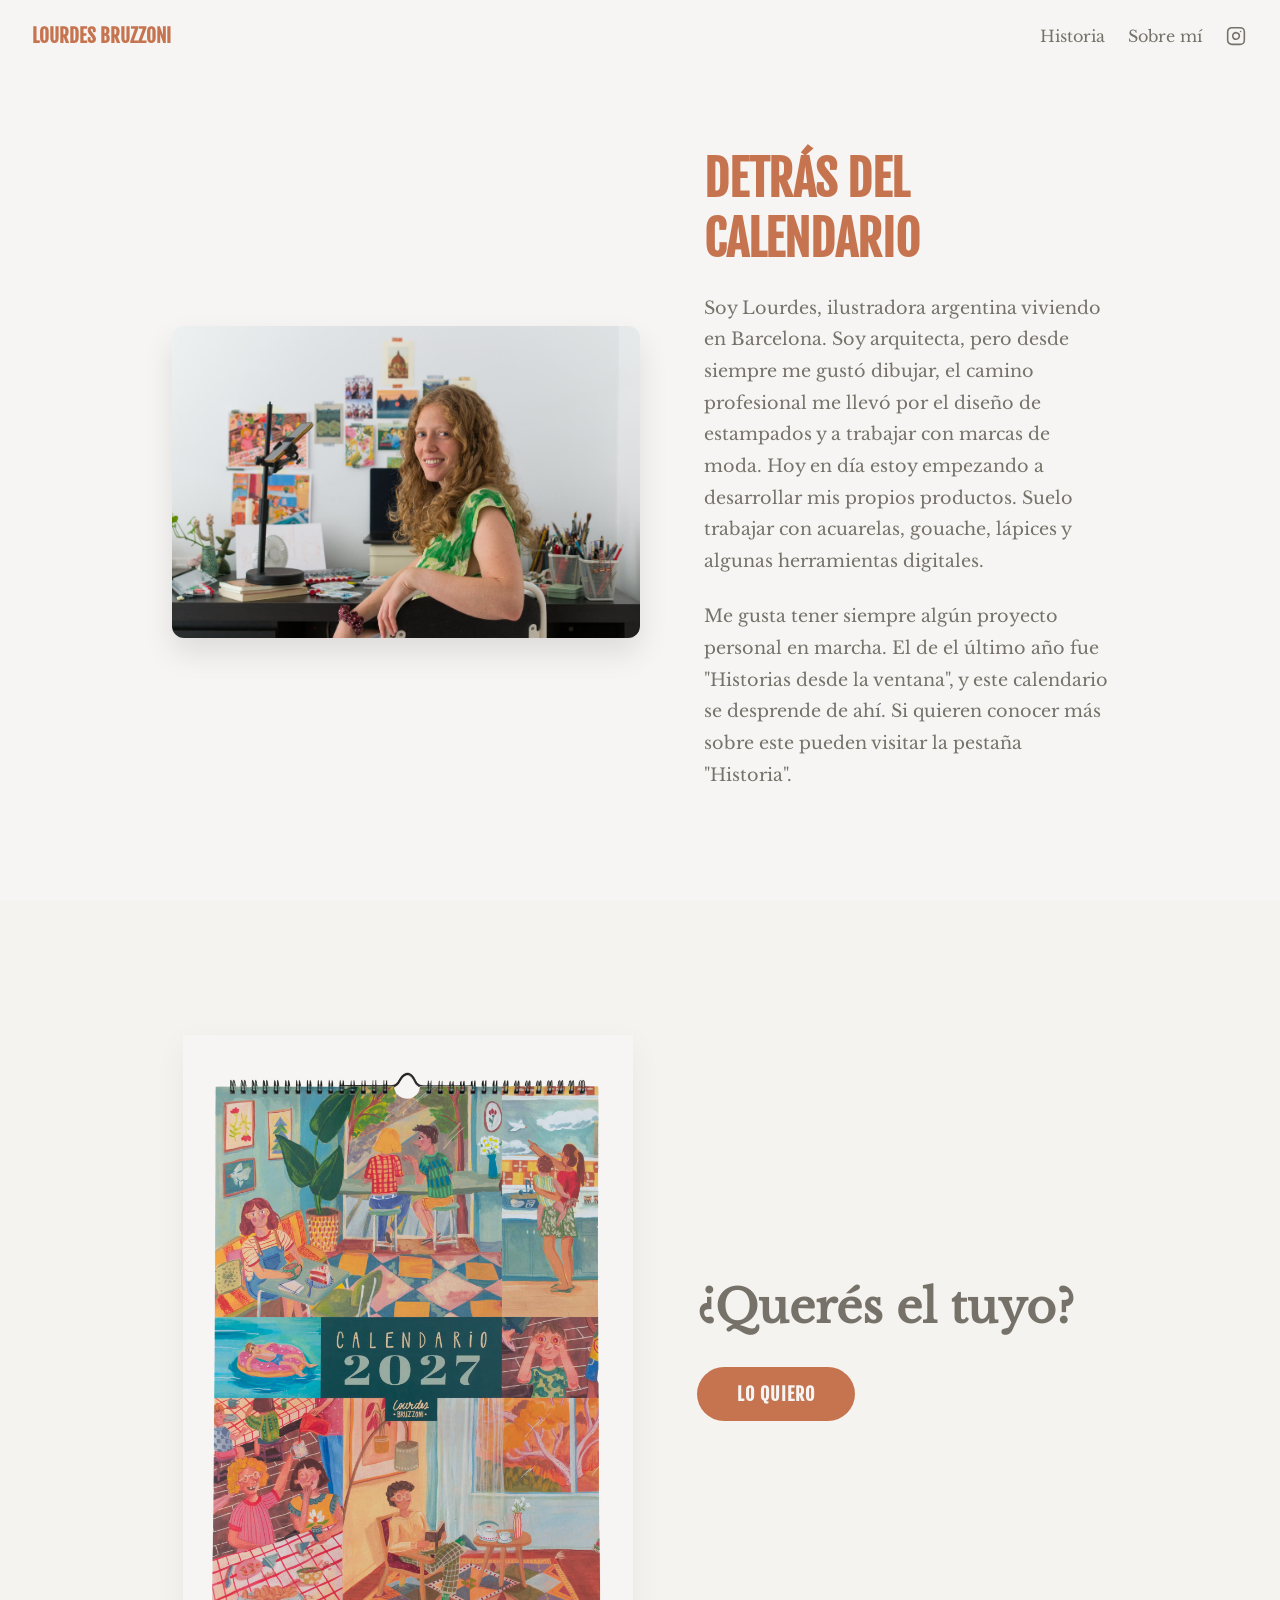
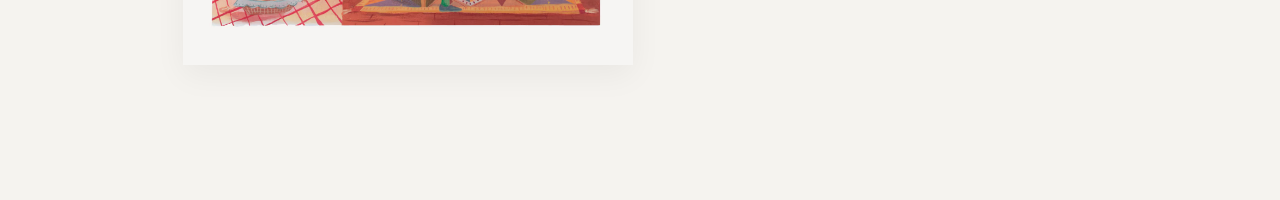
<file: sobre_mi.html>
<!DOCTYPE html>
<html lang="es">
<head>
    <meta charset="UTF-8">
    <meta name="viewport" content="width=device-width, initial-scale=1.0">
    <title>Sobre mí | Lourdes Bruzzoni - Ilustradora y Diseñadora</title>
    <meta name="description" content="Conoce a Lourdes Bruzzoni, ilustradora argentina residente en Barcelona. Especializada en papelería artística y diseño textil.">
    <link rel="canonical" href="https://lourdesbruzzoni.com/sobre_mi.html">

    <!-- Open Graph -->
    <meta property="og:type" content="profile">
    <meta property="og:locale" content="es_ES">
    <meta property="og:url" content="https://lourdesbruzzoni.com/sobre_mi.html">
    <meta property="og:title" content="Sobre mí | Lourdes Bruzzoni - Ilustradora y Diseñadora">
    <meta property="og:description" content="Ilustradora argentina en Barcelona. Acuarelas, gouache, lápices y técnicas digitales.">
    <meta property="og:image" content="https://lourdesbruzzoni.com/public/images/og_portada.jpg">

    <!-- Twitter Card -->
    <meta name="twitter:card" content="summary_large_image">
    <meta name="twitter:title" content="Sobre mí | Lourdes Bruzzoni - Ilustradora y Diseñadora">
    <meta name="twitter:description" content="Ilustradora argentina en Barcelona. Acuarelas, gouache, lápices y técnicas digitales.">
    <meta name="twitter:image" content="https://lourdesbruzzoni.com/public/images/og_portada.jpg">

    <link rel="preconnect" href="https://fonts.googleapis.com">
    <link rel="preconnect" href="https://fonts.gstatic.com" crossorigin>
    
    <link rel="stylesheet" href="stylesheets/style.css">
<link rel="icon" type="image/png" href="public/images/loguito/pava.png">
    <!-- Schema.org JSON-LD -->
    <script type="application/ld+json">
    {
      "@context": "https://schema.org",
      "@type": "ProfilePage",
      "@id": "https://lourdesbruzzoni.com/sobre_mi.html#webpage",
      "url": "https://lourdesbruzzoni.com/sobre_mi.html",
      "name": "Sobre mí | Lourdes Bruzzoni - Ilustradora y Diseñadora",
      "mainEntity": {
        "@type": "Person",
        "@id": "https://lourdesbruzzoni.com/#author",
        "name": "Lourdes Bruzzoni",
        "jobTitle": "Ilustradora y Diseñadora",
        "description": "Conoce a Lourdes Bruzzoni, ilustradora argentina residente en Barcelona. Especializada en papelería artística y diseño textil.",
        "image": "https://lourdesbruzzoni.com/public/images/sobre_mi.avif",
        "url": "https://lourdesbruzzoni.com",
        "sameAs": [
          "https://www.instagram.com/loubruzzoni"
        ],
        "knowsAbout": [
          "Ilustración",
          "Acuarela",
          "Gouache",
          "Diseño textil",
          "Papelería de autor"
        ]
      }
    }
    </script>
</head>
<body>
    <!-- Navbar -->
    <header class="navbar" id="navbar">
        <a href="index.html" class="nav-brand">Lourdes Bruzzoni</a>
        <nav class="nav-links">

            <a href="origenes.html" class="nav-link">Historia</a>
            <a href="sobre_mi.html" class="nav-link">Sobre mí</a>
            <a href="https://www.instagram.com/loubruzzoni" target="_blank" rel="noopener noreferrer" class="nav-social" aria-label="Instagram @loubruzzoni" title="Instagram">
                <svg class="nav-social-icon" viewBox="0 0 24 24" fill="none" stroke="currentColor" stroke-width="1.9" stroke-linecap="round" stroke-linejoin="round">
                    <rect x="2" y="2" width="20" height="20" rx="5" ry="5"></rect>
                    <path d="M16 11.37A4 4 0 1 1 12.63 8 4 4 0 0 1 16 11.37z"></path>
                    <line x1="17.5" y1="6.5" x2="17.51" y2="6.5"></line>
                </svg>
            </a>
        </nav>
    </header>

    <main class="main-content">
        <!-- Sobre Mi Section -->
        <section class="sobre-mi-section">
            <img src="public/images/sobre_mi.avif" alt="Lourdes Bruzzoni, ilustradora y diseñadora argentina en su espacio de trabajo en Barcelona" class="sobre-mi-img">
            <div class="sobre-mi-text">
                <h1>Detrás del Calendario</h1>
                <p>Soy Lourdes, ilustradora argentina viviendo en Barcelona. Soy arquitecta, pero desde siempre me gustó dibujar, el camino profesional me llevó por el diseño de estampados y a trabajar con marcas de moda. Hoy en día estoy empezando a desarrollar mis propios productos. Suelo trabajar con acuarelas, gouache, lápices y algunas herramientas digitales.</p>
                <p>Me gusta tener siempre algún proyecto personal en marcha. El de el último año fue "Historias desde la ventana", y este calendario se desprende de ahí. Si quieren conocer más sobre este pueden visitar la pestaña "Historia".</p>
                </div>
        </section>

        <!-- Closing Section -->
        <section class="page-section closing-section" style="background-color: #f5f3ef;">
            <div class="closing-container">
                <img src="public/images/portada_sucia.avif" alt="Portada del Calendario 2027, ilustrado por Lourdes Bruzzoni" class="closing-img">
                <div class="closing-content-right">
                    <h2>¿Querés el tuyo?</h2>
                    <div class="cta-wrapper">
                        <button class="cta-button" onclick="toggleDropdown(event, this)">Lo quiero</button>
                        <div class="cta-dropdown">
                            <a href="https://www.grafica21.com/productos/calendario-2027-lourdes-bruzzoni-1cnec/?entry_path=category" target="_blank" rel="noopener noreferrer">Estoy en Argentina</a>
                            <a href="compra.html">Estoy en España</a>
                        </div>
                    </div>
                </div>
            </div>
        </section>
    </main>

    <script>

        function proximamente(event) {
            if(event) {
                event.preventDefault();
                event.stopPropagation();
            }
            alert("¡Próximamente! Entérate de las novedades de lanzamiento en mi página de Instagram");
            window.location.href = "https://www.instagram.com/loubruzzoni";
        }

        // Navbar scroll effect
        const navbar = document.getElementById('navbar');
        window.addEventListener('scroll', () => {
            if (window.scrollY > 50) {
                navbar.classList.add('scrolled');
            } else {
                navbar.classList.remove('scrolled');
            }
        });

        // Dropdown toggle logic
        function toggleDropdown(event, button) {
            event.stopPropagation();
            const wrapper = button.closest('.cta-wrapper');
            const dropdown = wrapper ? wrapper.querySelector('.cta-dropdown') : null;

            document.querySelectorAll('.cta-dropdown.show').forEach(d => {
                if (d !== dropdown) {
                    d.classList.remove('show');
                }
            });

            if (dropdown) {
                dropdown.classList.toggle('show');
            }
        }

        // Close dropdowns when clicking outside
        window.addEventListener('click', (event) => {
            if (!event.target.closest('.cta-wrapper')) {
                document.querySelectorAll('.cta-dropdown.show').forEach(dropdown => {
                    dropdown.classList.remove('show');
                });
            }
        });
    </script>
</body>
</html>
</file>
<file: stylesheets/style.css>
/* Reset and Typography */
@font-face {
    font-family: 'Libre Baskerville';
    src: url('../fonts/normal/static/LibreBaskerville-Regular.ttf') format('truetype');
    font-weight: normal;
    font-style: normal;
}

@font-face {
    font-family: 'Fjalla One';
    src: url('../fonts/solo_mayuscula/FjallaOne-Regular.ttf') format('truetype');
    font-weight: normal;
    font-style: normal;
}

:root {
    --color-terracota: #c6744f;
    --color-celeste: #c5d8d1;
    --color-rosa: #f5dcd2;
    --color-amarillo: #dcb239;
    --bg-blanco-sucio: #f6f5f3;
    --bg-beige: #f4eddb;
}

* {
    margin: 0;
    padding: 0;
    box-sizing: border-box;
}

body, html {
    font-family: 'Libre Baskerville', serif;
    background-color: var(--bg-blanco-sucio);
    color: #1a1a1a;
    scroll-behavior: smooth;
}

h1, h2, h3, h4, h5, h6, .nav-brand {
    font-family: 'Fjalla One', sans-serif;
    text-transform: uppercase;
    color: var(--color-terracota);
}

/* Top Announcement Bar / Cuenta Regresiva */
.countdown-topbar {
    position: fixed;
    top: 0;
    left: 0;
    width: 100%;
    background-color: var(--color-terracota);
    color: #ffffff;
    font-family: 'Fjalla One', sans-serif;
    font-size: 0.92rem;
    letter-spacing: 0.8px;
    padding: 0.5rem 1rem;
    display: flex;
    justify-content: center;
    align-items: center;
    gap: 0.6rem;
    flex-wrap: wrap;
    z-index: 1100;
    box-shadow: 0 2px 10px rgba(0,0,0,0.1);
    text-align: center;
}

.countdown-topbar .topbar-text {
    display: inline-flex;
    align-items: center;
    gap: 0.35rem;
}

.countdown-topbar .topbar-digits {
    background: rgba(0, 0, 0, 0.15);
    padding: 0.2rem 0.65rem;
    border-radius: 5px;
    letter-spacing: 1.5px;
    font-variant-numeric: tabular-nums;
    border: 1px solid rgba(255, 255, 255, 0.25);
    display: inline-block;
}

.countdown-topbar .topbar-btn-launch {
    background: var(--color-amarillo);
    color: #1a1a1a;
    padding: 0.2rem 0.75rem;
    border-radius: 4px;
    font-size: 0.82rem;
    text-transform: uppercase;
    letter-spacing: 1px;
    font-weight: 600;
    margin-left: 0.4rem;
    transition: transform 0.2s ease, opacity 0.2s ease;
    cursor: pointer;
    text-decoration: none;
    display: inline-block;
}

.countdown-topbar .topbar-btn-launch:hover {
    transform: translateY(-1px);
    opacity: 0.95;
}

body.has-topbar .navbar {
    top: 38px;
    transition: top 0.2s ease;
}

/* Navbar */
.navbar {
    position: fixed;
    top: 0;
    width: 100%;
    padding: 1.5rem 2rem;
    display: flex;
    justify-content: space-between;
    align-items: center;
    z-index: 1000;
    background-color: var(--bg-blanco-sucio);
    transition: background-color 0.3s ease;
}

.navbar.scrolled {
    background-color: var(--bg-blanco-sucio);
    backdrop-filter: blur(10px);
    box-shadow: 0 2px 10px rgba(0,0,0,0.05);
}

.nav-brand {
    font-size: 1.2rem;
    font-weight: 600;
    text-decoration: none;
    color: var(--color-terracota);
}

.nav-links {
    display: flex;
    gap: 1.4rem;
    align-items: center;
}

.nav-link {
    text-decoration: none;
    color: #76726a;
    font-size: 1rem;
    white-space: nowrap;
    transition: color 0.3s ease;
}

.nav-link:hover {
    color: #1a1a1a;
}

.nav-social {
    display: inline-flex;
    align-items: center;
    justify-content: center;
    color: #76726a;
    text-decoration: none;
    transition: color 0.25s ease, transform 0.2s ease;
    padding: 2px;
}

.nav-social:hover {
    color: var(--color-terracota);
    transform: scale(1.12);
}

.nav-social-icon {
    width: 20px;
    height: 20px;
    display: block;
}

/* Individual Sections */
.page-section {
    min-height: 100vh;
    width: 100%;
    position: relative;
    display: flex;
    justify-content: center;
    align-items: center;
    background-color: var(--bg-blanco-sucio);
    padding: 2rem 0;
}

.hero-section {
    padding: 0;
}

/* Images */
.showcase-img {
    max-height: 90vh;
    max-width: 90vw;
    object-fit: contain;
    box-shadow: 0 10px 30px rgba(0,0,0,0.05);
}

.background-img {
    position: absolute;
    top: 0;
    left: 0;
    width: 100%;
    height: 100%;
    z-index: 1;
}

.background-img.cover {
    object-fit: cover;
}

/* Hero Content */
.hero-content {
    position: relative;
    z-index: 2;
    background-color: var(--bg-blanco-sucio);
    padding: 1.5rem 2.5rem;
    border-radius: 12px;
    text-align: center;
    max-width: 450px;
    box-shadow: 0 10px 30px rgba(0,0,0,0.1);
    animation: fadeIn 1.5s ease-out;
}

.hero-content h1 {
    font-size: 1.96rem;
    font-weight: 600;
    margin-bottom: 0.5rem;
    line-height: 1.2;
    letter-spacing: 3px;
}

.hero-content p {
    font-size: 1.1rem;
    margin-bottom: 1.5rem;
    color: #76726a;
    line-height: 1.6;
}

/* Parallax Sections */
.parallax-section {
    position: relative;
    height: 100vh;
    display: flex;
    align-items: center;
    justify-content: center;
    background-attachment: fixed;
    background-position: center;
    background-repeat: no-repeat;
    background-size: cover;
}

.parallax-overlay {
    position: absolute;
    top: 0;
    left: 0;
    width: 100%;
    height: 100%;
    background-color: rgba(0, 0, 0, 0.05);
}

.parallax-text {
    position: relative;
    z-index: 2;
    color: #ffffff;
    font-size: 2.5rem;
    text-align: center;
    max-width: 800px;
    padding: 2rem;
    font-family: 'Libre Baskerville', serif;
    font-weight: normal;
    text-transform: none;
    letter-spacing: 1px;
    text-shadow: 2px 2px 8px rgba(0,0,0,0.5);
}

/* Process Section */
.process-section {
    padding: 6rem 2rem;
    background-color: var(--bg-beige);
    text-align: center;
}

.process-section h2 {
    font-size: 2.5rem;
    margin-bottom: 1rem;
    color: var(--color-terracota);
}

.process-section p.process-desc {
    font-size: 1.1rem;
    color: #76726a;
    margin-bottom: 3rem;
    max-width: 600px;
    margin-left: auto;
    margin-right: auto;
}

.process-grid {
    display: grid;
    grid-template-columns: repeat(auto-fit, minmax(300px, 1fr));
    gap: 2rem;
    max-width: 1200px;
    margin: 0 auto;
}

.process-item {
    width: 100%;
    height: 400px;
    object-fit: cover;
    border-radius: 12px;
    box-shadow: 0 10px 20px rgba(0,0,0,0.1);
}

.process-video {
    width: 100%;
    max-width: 800px;
    margin: 3rem auto 0;
    display: block;
    border-radius: 12px;
    box-shadow: 0 10px 20px rgba(0,0,0,0.1);
}


/* Sobre Mi Container */
.sobre-mi-section {
    padding: 8rem 2rem 4rem;
    max-width: 1000px;
    margin: 0 auto;
    display: flex;
    align-items: center;
    gap: 4rem;
    min-height: 100vh;
}

.sobre-mi-img {
    flex: 1;
    max-width: 50%;
    height: auto;
    object-fit: cover;
    border-radius: 12px;
    box-shadow: 0 15px 30px rgba(0,0,0,0.1);
}

.sobre-mi-text {
    flex: 1;
}

.sobre-mi-text h1 {
    font-size: 3rem;
    margin-bottom: 1.5rem;
    color: var(--color-terracota);
}

.sobre-mi-text p {
    font-size: 1.1rem;
    line-height: 1.8;
    color: #76726a;
    margin-bottom: 1.5rem;
}


/* Closing Section styling */
.closing-container {
    display: flex;
    align-items: center;
    justify-content: center;
    gap: 4rem;
    max-width: 1200px;
    margin: 0 auto;
    padding: 2rem;
    width: 100%;
}

.closing-img {
    max-height: 70vh;
    max-width: 50vw;
    object-fit: contain;
    box-shadow: 0 10px 30px rgba(0,0,0,0.05);
}

.closing-content-right {
    flex: 1;
    max-width: 400px;
}

.closing-content-right h2 {
    font-family: 'Libre Baskerville', serif;
    text-transform: none;
    font-size: 2.85rem;
    font-weight: 600;
    margin-bottom: 2rem;
    color: #76726a;
}

/* CTA Button */
.cta-button {
    display: inline-block;
    padding: 1rem 2.5rem;
    background-color: var(--color-terracota);
    color: var(--bg-blanco-sucio);
    text-decoration: none;
    font-family: 'Fjalla One', sans-serif;
    text-transform: uppercase;
    font-size: 1.1rem;
    font-weight: 600;
    letter-spacing: 1px;
    border-radius: 50px;
    transition: all 0.3s ease;
    border: none;
    cursor: pointer;
    outline: none;
}

.cta-button:hover {
    background-color: transparent;
    color: var(--color-terracota);
    border: 1px solid var(--color-terracota);
    transform: translateY(-2px);
    box-shadow: 0 10px 20px rgba(0,0,0,0.1);
}

/* CTA Dropdown container */
.cta-wrapper {
    position: relative;
    display: inline-block;
}

.cta-dropdown {
    position: absolute;
    top: 100%;
    left: 50%;
    transform: translateX(-50%) translateY(10px);
    background-color: #ffffff;
    min-width: 200px;
    box-shadow: 0 10px 30px rgba(0,0,0,0.1);
    border-radius: 8px;
    padding: 0.5rem 0;
    opacity: 0;
    visibility: hidden;
    transition: all 0.3s ease;
    z-index: 10;
    border: 1px solid rgba(0,0,0,0.05);
}

.cta-dropdown.show {
    opacity: 1;
    visibility: visible;
    transform: translateX(-50%) translateY(0);
}

.cta-dropdown.dropdown-up {
    top: auto;
    bottom: 100%;
    transform: translateX(-50%) translateY(-10px);
}

.cta-dropdown.dropdown-up.show {
    transform: translateX(-50%) translateY(0);
}

.cta-dropdown a {
    display: block;
    padding: 0.8rem 1.5rem;
    color: #1a1a1a;
    text-decoration: none;
    font-size: 1rem;
    transition: background-color 0.2s, color 0.2s;
}

.cta-dropdown a:hover {
    background-color: #f5f5f5;
    color: #1a1a1a;
}

/* Floating Button */
.floating-container {
    position: relative;
    display: inline-block;
}

.floating-btn {
    position: fixed;
    bottom: 2rem;
    right: 2rem;
    z-index: 100;
    opacity: 0;
    visibility: hidden;
    transform: translateY(20px);
    transition: all 0.4s cubic-bezier(0.4, 0, 0.2, 1);
}

.floating-btn .cta-dropdown.dropdown-up {
    left: auto;
    right: 0;
    transform: translateY(-10px);
    margin-bottom: 0.75rem;
}

.floating-btn .cta-dropdown.dropdown-up.show {
    transform: translateY(0);
}

.floating-btn.visible {
    opacity: 1;
    visibility: visible;
    transform: translateY(0);
}

.floating-btn .cta-button {
    box-shadow: 0 10px 30px rgba(0,0,0,0.2);
}

.floating-btn .cta-button:hover {
    background-color: var(--bg-blanco-sucio);
    color: var(--color-terracota);
    transform: translateY(-4px);
    box-shadow: 0 15px 35px rgba(0,0,0,0.2);
}

/* Animations */
@keyframes fadeIn {
    from {
        opacity: 0;
        transform: translateY(20px);
    }
    to {
        opacity: 1;
        transform: translateY(0);
    }
}

/* Responsive adjustments */
@media (max-width: 768px) {
    .countdown-topbar {
        font-size: 0.82rem;
        padding: 0.45rem 0.75rem;
        gap: 0.4rem;
    }

    .countdown-topbar .topbar-digits {
        padding: 0.15rem 0.5rem;
        letter-spacing: 1px;
        font-size: 0.85rem;
    }

    .navbar {
        padding: 1rem 1rem;
    }

    .nav-links {
        gap: 1rem;
    }

    .nav-social-icon {
        width: 18px;
        height: 18px;
    }

    .page-section {
        min-height: auto;
        padding: 4rem 1rem;
    }
    
    .hero-section {
        min-height: 100vh;
        padding: 0;
    }
    
    .hero-content {
        padding: 1.5rem;
        margin: 0 1rem;
    }
    
    .hero-content h1 {
        font-size: 1.91rem;
    }
    
    .showcase-img {
        max-height: 80vh;
        max-width: 100%;
    }
    
    .closing-container {
        flex-direction: column;
        gap: 2rem;
        text-align: center;
    }
    
    .closing-img {
        max-width: 90vw;
        max-height: 50vh;
    }
    
    .closing-content-right h2 {
        font-size: 1.9rem;
    }
    
    .floating-btn {
        bottom: 1rem;
        right: 1rem;
        padding: 0.8rem 2rem;
        font-size: 1rem;
    }
    
    .sobre-mi-section {
        flex-direction: column;
        padding-top: 6rem;
    }
    
    .sobre-mi-img {
        max-width: 100%;
        width: 100%;
        flex: none;
        height: auto;
        max-height: 60vh;
        object-fit: cover;
    }
    
    .parallax-text {
        font-size: 1.8rem;
    }
}

/* Origenes Section */
.origenes-section {
    padding: 8rem 2rem 4rem;
    max-width: 1200px;
    margin: 0 auto;
    min-height: 100vh;
}

.origenes-header {
    text-align: center;
    margin-bottom: 4rem;
}

.origenes-header h1 {
    font-size: 3rem;
    margin-bottom: 1.5rem;
    color: var(--color-terracota);
}

.origenes-header p {
    font-size: 1.1rem;
    line-height: 1.8;
    color: #76726a;
    max-width: 800px;
    margin: 0 auto;
}

.comic-grid {
    display: grid;
    grid-template-columns: repeat(auto-fit, minmax(250px, 1fr));
    gap: 3rem;
    justify-items: center;
}

.comic-window-container {
    cursor: pointer;
    transition: transform 0.3s ease;
    display: flex;
    flex-direction: column;
    align-items: center;
}

.comic-window-container:hover {
    transform: scale(1.05);
}

.comic-window {
    width: 100%;
    max-width: 300px;
    object-fit: contain;
    filter: drop-shadow(0 10px 20px rgba(0,0,0,0.1));
}

.comic-title {
    margin-top: 1rem;
    font-size: 1.1rem;
    color: #76726a;
    text-align: center;
    font-weight: 600;
}

/* Modal Carousel */
.comic-modal {
    position: fixed;
    top: 0;
    left: 0;
    width: 100%;
    height: 100%;
    background-color: rgba(0, 0, 0, 0.9);
    z-index: 2000;
    display: flex;
    flex-direction: column;
    align-items: center;
    justify-content: center;
    opacity: 0;
    visibility: hidden;
    transition: all 0.3s ease;
}

.comic-modal.active {
    opacity: 1;
    visibility: visible;
}

.modal-close {
    z-index: 100;
    position: absolute;
    top: 2rem;
    right: 3rem;
    color: white;
    font-size: 3rem;
    cursor: pointer;
    background: none;
    border: none;
    transition: transform 0.2s;
}

.modal-close:hover {
    transform: scale(1.1);
}

.modal-content {
    display: flex;
    align-items: center;
    justify-content: center;
    width: 100%;
    max-width: 1200px;
    height: 80vh;
    position: relative;
}

.carousel-nav {
    background: none;
    border: none;
    color: white;
    font-size: 4rem;
    cursor: pointer;
    padding: 0 2rem;
    transition: transform 0.2s, opacity 0.2s;
    z-index: 2;
}

.carousel-nav:hover {
    transform: scale(1.1);
}

.carousel-nav:disabled {
    opacity: 0.3;
    cursor: not-allowed;
    transform: none;
}

.carousel-image-container {
    flex: 1;
    height: 100%;
    display: flex;
    justify-content: center;
    align-items: center;
    position: relative;
}

.carousel-image {
    max-width: 100%;
    max-height: 100%;
    object-fit: contain;
    box-shadow: 0 10px 40px rgba(0,0,0,0.5);
    opacity: 0;
    transition: opacity 0.3s ease;
    position: absolute;
}

.carousel-image.active {
    opacity: 1;
    position: relative;
}

.modal-title {
    color: white;
    font-size: 1.5rem;
    position: absolute;
    bottom: 2rem;
    text-align: center;
    width: 100%;
}

/* Mobile responsive adjustments for modal */
@media (max-width: 768px) {
    .modal-content {
        height: 85vh;
        padding: 0 0.5rem;
    }
    
    .carousel-nav {
        font-size: 2.5rem;
        padding: 0 0.5rem;
        background-color: rgba(0, 0, 0, 0.4);
        border-radius: 5px;
        margin: 0 5px;
    }
    
    .modal-close {
        z-index: 9999 !important;
        top: 2.5rem;
        right: 1.5rem;
        font-size: 2.5rem;
        padding: 15px;
        background-color: rgba(0,0,0,0.3);
        border-radius: 50%;
    }

    .modal-title {
        bottom: 1rem;
        font-size: 1.2rem;
    }
}

@media (max-width: 768px) {
    .carousel-nav {
        position: absolute;
        z-index: 10;
    }
    
    #prevBtn {
        left: 0;
    }
    
    #nextBtn {
        right: 0;
    }
    
    .carousel-image-container {
        width: 100%;
    }
}

/* Universal Mobile Parallax Disable */
@media (max-width: 768px) {
    .parallax-section {
        background-attachment: scroll !important;
        background-position: center top !important;
    }
}
@supports (-webkit-touch-callout: none) {
    .parallax-section {
        background-attachment: scroll !important;
    }
}
</file>
